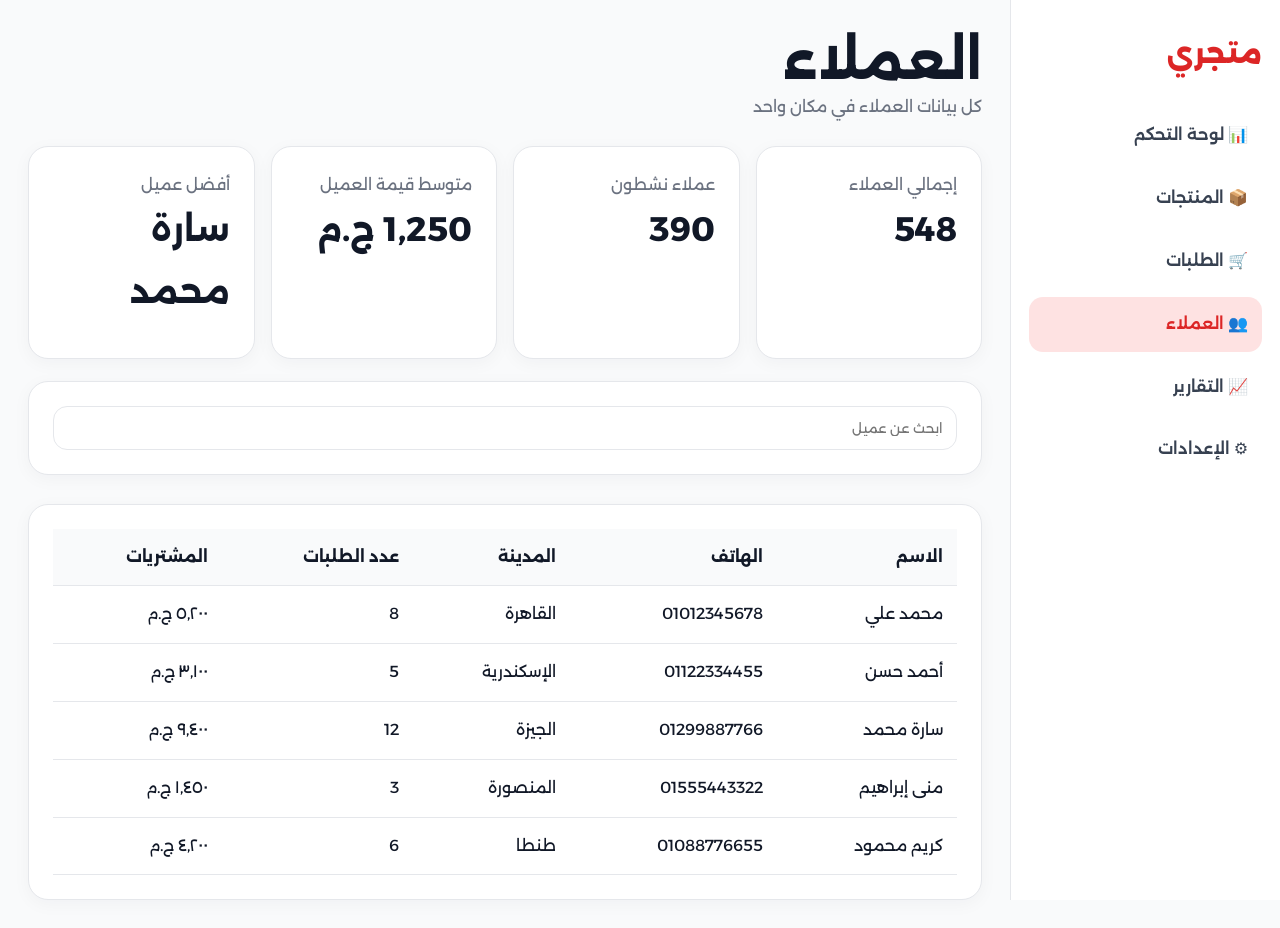
<file: customers.html>
<!doctype html><html lang="ar" dir="rtl"><head><meta charset="utf-8"><meta name="viewport" content="width=device-width,initial-scale=1"><title>العملاء | متجري</title><link rel="stylesheet" href="main.css"></head><body><div class="dash"><aside class="sidebar"><div class="side-logo">متجري</div><nav class="side-menu"><a href="dashboard.html">📊 لوحة التحكم</a><a href="products.html">📦 المنتجات</a><a href="orders.html">🛒 الطلبات</a><a class="active" href="customers.html">👥 العملاء</a><a href="analytics.html">📈 التقارير</a><a href="settings.html">⚙️ الإعدادات</a></nav></aside><main class="main"><div class="topbar"><div><h1>العملاء</h1><p>كل بيانات العملاء في مكان واحد</p></div></div><section class="kpi"><div class="card"><p>إجمالي العملاء</p><h2>548</h2></div><div class="card"><p>عملاء نشطون</p><h2>390</h2></div><div class="card"><p>متوسط قيمة العميل</p><h2>1,250 ج.م</h2></div><div class="card"><p>أفضل عميل</p><h2>سارة محمد</h2></div></section><div class="card"><input id="q" class="input" placeholder="ابحث عن عميل"></div><br><div class="card table-wrap"><table><thead><tr><th>الاسم</th><th>الهاتف</th><th>المدينة</th><th>عدد الطلبات</th><th>المشتريات</th></tr></thead><tbody id="body"></tbody></table></div></main></div><script>const cs=[['محمد علي','01012345678','القاهرة',8,5200],['أحمد حسن','01122334455','الإسكندرية',5,3100],['سارة محمد','01299887766','الجيزة',12,9400],['منى إبراهيم','01555443322','المنصورة',3,1450],['كريم محمود','01088776655','طنطا',6,4200]];function render(){let s=q.value||'';body.innerHTML=cs.filter(c=>c.join(' ').includes(s)).map(c=>`<tr><td>${c[0]}</td><td>${c[1]}</td><td>${c[2]}</td><td>${c[3]}</td><td>${c[4].toLocaleString('ar-EG')} ج.م</td></tr>`).join('')}q.oninput=render;render();</script></body></html>
</file>
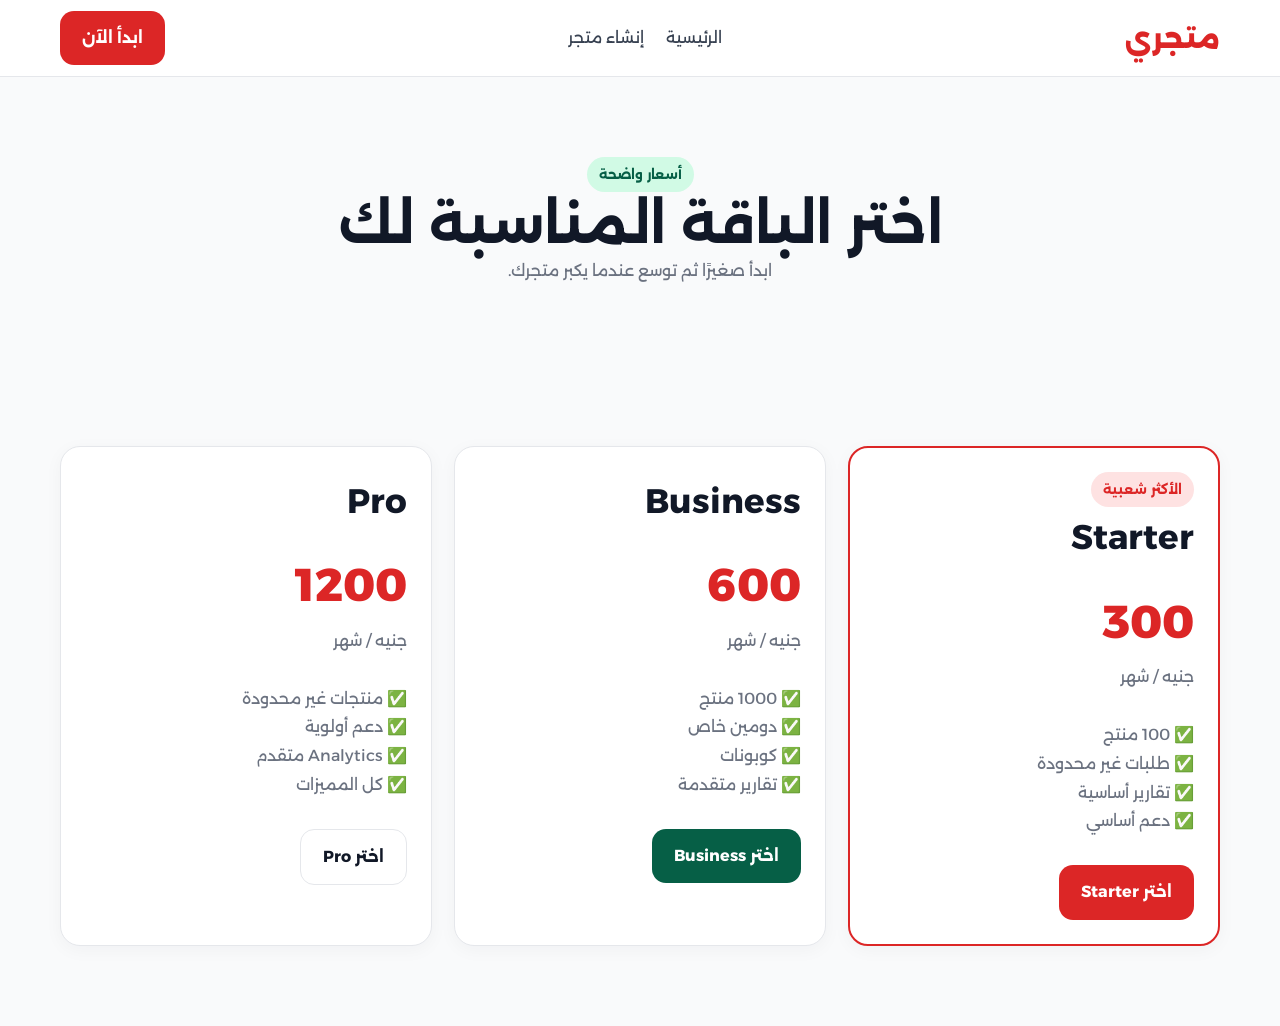
<file: pricing.html>
<!doctype html><html lang="ar" dir="rtl"><head><meta charset="utf-8"><meta name="viewport" content="width=device-width,initial-scale=1"><title>الأسعار | متجري</title><link rel="stylesheet" href="main.css"></head><body><header class="nav"><div class="container nav-inner"><a class="brand" href="index.html">متجري</a><nav class="links"><a href="index.html">الرئيسية</a><a href="create-store.html">إنشاء متجر</a></nav><a class="btn btn-primary" href="create-store.html">ابدأ الآن</a></div></header><section class="section center"><div class="container"><span class="badge badge-green">أسعار واضحة</span><h1>اختر الباقة المناسبة لك</h1><p>ابدأ صغيرًا ثم توسع عندما يكبر متجرك.</p></div></section><section class="section"><div class="container grid grid-3"><div class="card popular"><span class="badge badge-red">الأكثر شعبية</span><h2>Starter</h2><div class="price">300</div><p>جنيه / شهر</p><br><p>✅ 100 منتج<br>✅ طلبات غير محدودة<br>✅ تقارير أساسية<br>✅ دعم أساسي</p><br><a class="btn btn-primary" href="create-store.html">اختر Starter</a></div><div class="card"><h2>Business</h2><div class="price">600</div><p>جنيه / شهر</p><br><p>✅ 1000 منتج<br>✅ دومين خاص<br>✅ كوبونات<br>✅ تقارير متقدمة</p><br><a class="btn btn-secondary" href="create-store.html">اختر Business</a></div><div class="card"><h2>Pro</h2><div class="price">1200</div><p>جنيه / شهر</p><br><p>✅ منتجات غير محدودة<br>✅ دعم أولوية<br>✅ Analytics متقدم<br>✅ كل المميزات</p><br><a class="btn btn-outline" href="create-store.html">اختر Pro</a></div></div></section></body></html>
</file>
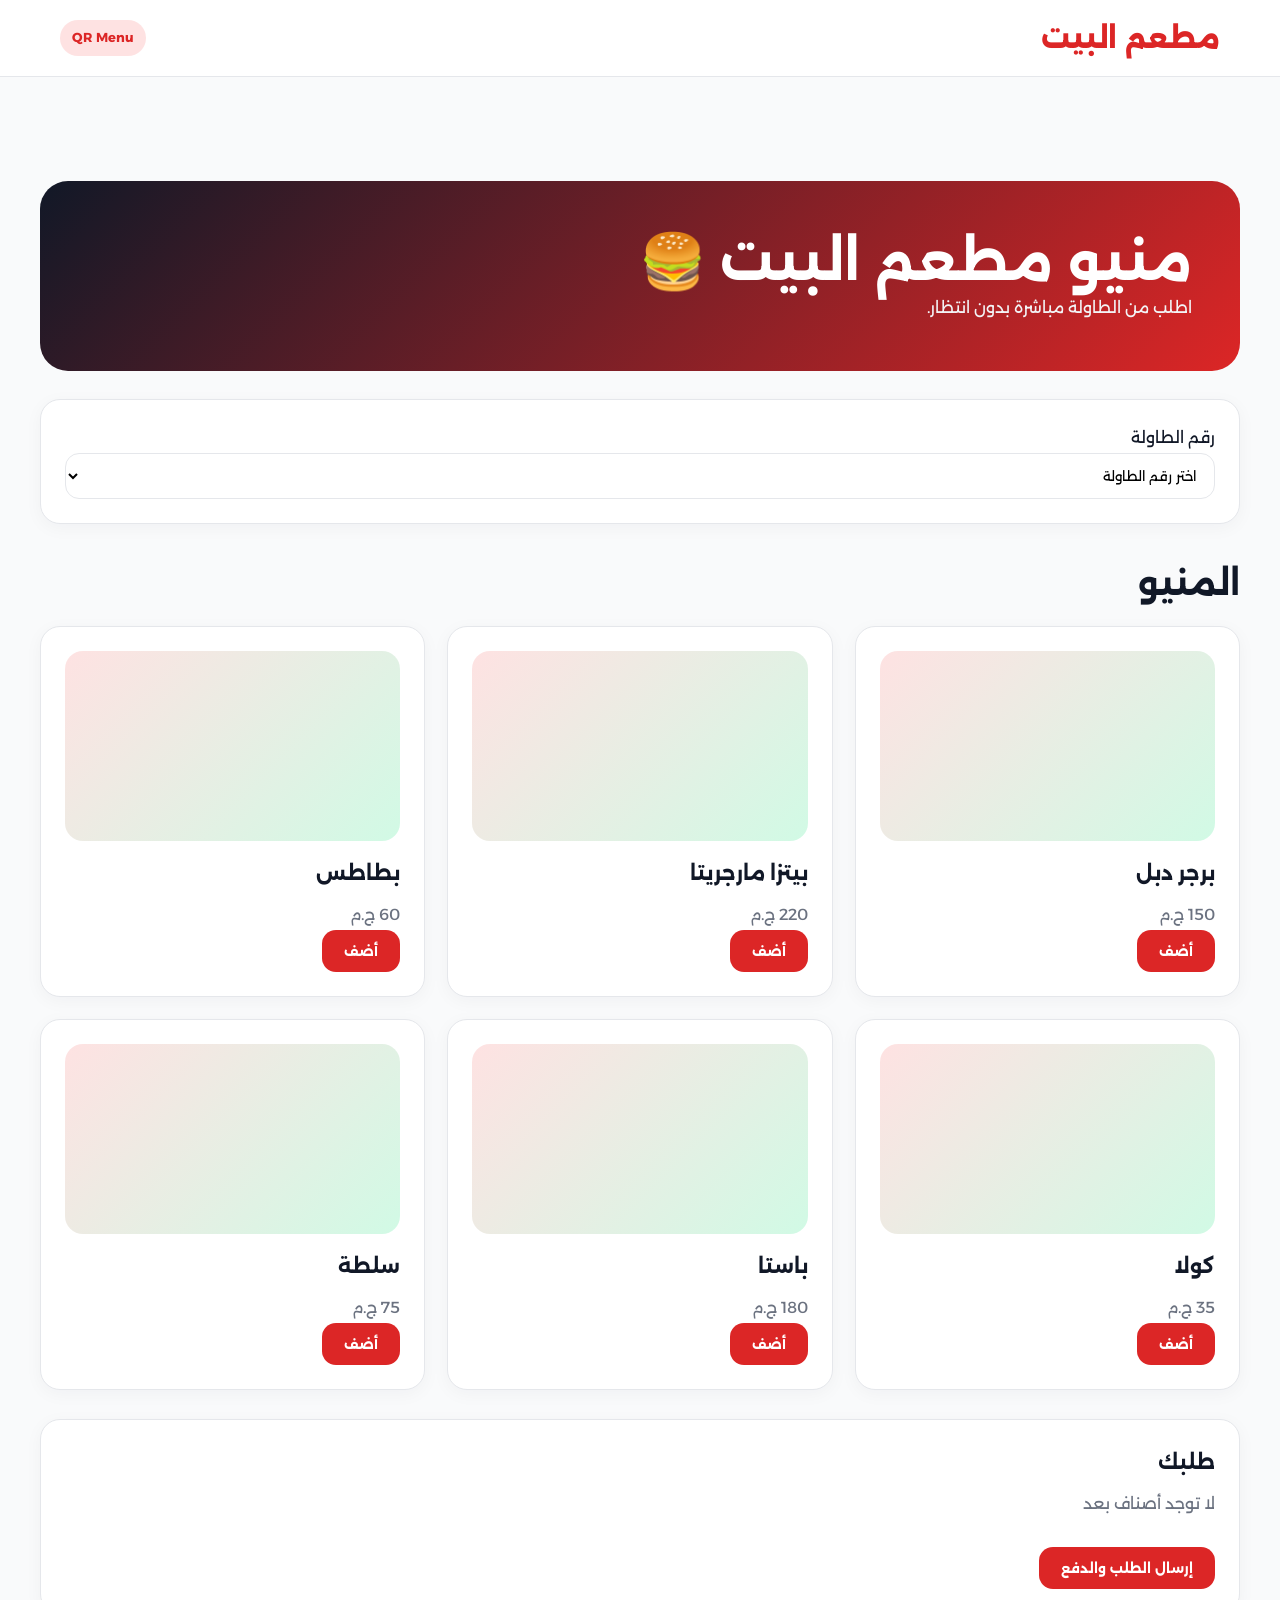
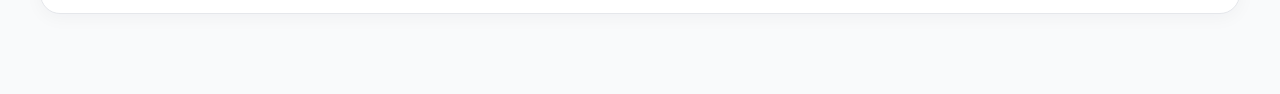
<file: restaurant.html>
<!doctype html><html lang="ar" dir="rtl"><head><meta charset="utf-8"><meta name="viewport" content="width=device-width,initial-scale=1"><title>QR Menu | متجري</title><link rel="stylesheet" href="main.css"></head><body><header class="store-head"><div class="container store-nav"><a class="brand" href="restaurant.html">مطعم البيت</a><span class="badge badge-red">QR Menu</span></div></header><main class="container section"><section class="store-hero"><h1>منيو مطعم البيت 🍔</h1><p>اطلب من الطاولة مباشرة بدون انتظار.</p></section><br><div class="card"><label>رقم الطاولة</label><select id="table"><option>اختر رقم الطاولة</option><option>1</option><option>2</option><option>3</option><option>4</option><option>5</option></select></div><br><h2>المنيو</h2><div class="grid grid-3" id="menu"></div><br><div class="card"><h3>طلبك</h3><p id="order">لا توجد أصناف بعد</p><br><button class="btn btn-primary" onclick="alert('تم إرسال الطلب للمطبخ')">إرسال الطلب والدفع</button></div></main><script>const items=[['برجر دبل',150],['بيتزا مارجريتا',220],['بطاطس',60],['كولا',35],['باستا',180],['سلطة',75]];let order=[];menu.innerHTML=items.map((x,i)=>`<div class='card'><div class='fake-img'></div><h3>${x[0]}</h3><p>${x[1]} ج.م</p><button class='btn btn-primary' onclick='add(${i})'>أضف</button></div>`).join('');function add(i){order.push(items[i]);document.getElementById('order').innerHTML=order.map(x=>x[0]+' - '+x[1]+' ج.م').join('<br>')}</script></body></html>
</file>
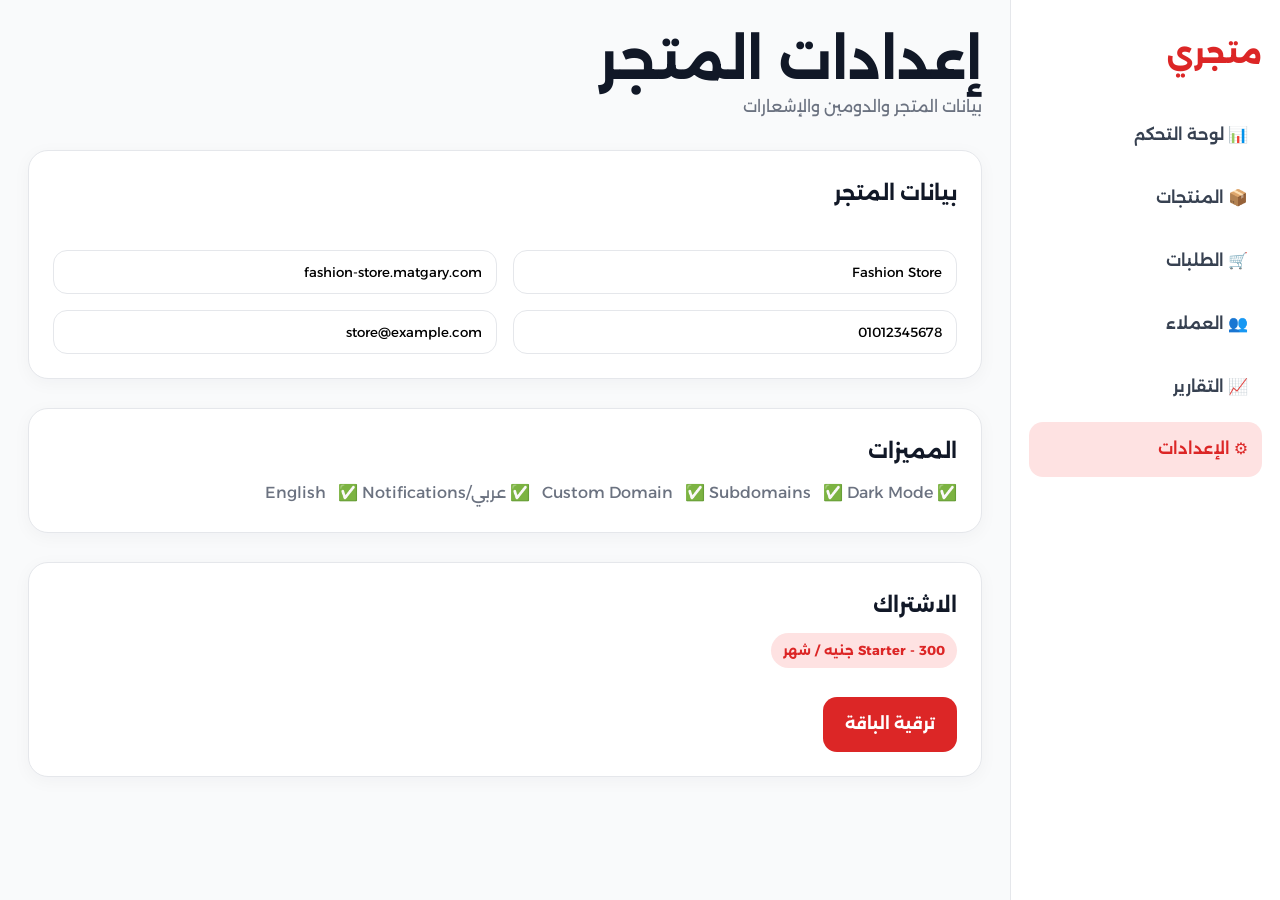
<file: settings.html>
<!doctype html><html lang="ar" dir="rtl"><head><meta charset="utf-8"><meta name="viewport" content="width=device-width,initial-scale=1"><title>الإعدادات | متجري</title><link rel="stylesheet" href="main.css"></head><body><div class="dash"><aside class="sidebar"><div class="side-logo">متجري</div><nav class="side-menu"><a href="dashboard.html">📊 لوحة التحكم</a><a href="products.html">📦 المنتجات</a><a href="orders.html">🛒 الطلبات</a><a href="customers.html">👥 العملاء</a><a href="analytics.html">📈 التقارير</a><a class="active" href="settings.html">⚙️ الإعدادات</a></nav></aside><main class="main"><h1>إعدادات المتجر</h1><p>بيانات المتجر والدومين والإشعارات</p><br><div class="card"><h3>بيانات المتجر</h3><br><div class="form-row"><input class="input" id="name" value="Fashion Store"><input class="input" id="domain" value="fashion-store.matgary.com"><input class="input" value="01012345678"><input class="input" value="store@example.com"></div></div><br><div class="card"><h3>المميزات</h3><p>✅ Custom Domain &nbsp; ✅ Subdomains &nbsp; ✅ Dark Mode &nbsp; ✅ عربي/English &nbsp; ✅ Notifications</p></div><br><div class="card"><h3>الاشتراك</h3><p><span class="badge badge-red">Starter - 300 جنيه / شهر</span></p><br><a class="btn btn-primary" href="pricing.html">ترقية الباقة</a></div></main></div></body></html>
</file>
<file: main.css>
@import url('https://fonts.googleapis.com/css2?family=Alexandria:wght@300;400;500;600;700;800&display=swap');
:root{--primary:#DC2626;--primary-dark:#B91C1C;--secondary:#065F46;--blue:#1D4ED8;--dark:#111827;--muted:#6B7280;--line:#E5E7EB;--bg:#F9FAFB;--white:#fff;--shadow:0 18px 45px rgba(17,24,39,.08);--radius:20px}*{box-sizing:border-box;margin:0;padding:0}html{scroll-behavior:smooth}body{direction:rtl;font-family:Alexandria,system-ui,sans-serif;background:var(--bg);color:var(--dark);line-height:1.8}a{text-decoration:none;color:inherit}img{max-width:100%;display:block}button,input,select,textarea{font-family:inherit}.container{max-width:1200px;margin:auto;padding:0 20px}.section{padding:80px 0}.nav{position:sticky;top:0;z-index:50;background:rgba(255,255,255,.92);backdrop-filter:blur(12px);border-bottom:1px solid var(--line)}.nav-inner{height:76px;display:flex;align-items:center;justify-content:space-between}.brand{font-size:28px;font-weight:800;color:var(--primary)}.links{display:flex;gap:22px;color:#374151}.btn{display:inline-flex;align-items:center;justify-content:center;gap:8px;border:0;border-radius:14px;padding:13px 22px;font-weight:700;cursor:pointer;transition:.25s}.btn-primary{background:var(--primary);color:#fff}.btn-primary:hover{background:var(--primary-dark);transform:translateY(-2px)}.btn-secondary{background:var(--secondary);color:#fff}.btn-outline{background:#fff;border:1px solid var(--line);color:var(--dark)}.badge{display:inline-flex;border-radius:99px;padding:6px 12px;font-size:13px;font-weight:700}.badge-red{background:#FEE2E2;color:var(--primary)}.badge-green{background:#D1FAE5;color:var(--secondary)}.card{background:#fff;border:1px solid var(--line);border-radius:var(--radius);padding:24px;box-shadow:0 4px 18px rgba(17,24,39,.04)}.grid{display:grid;gap:22px}.grid-2{grid-template-columns:repeat(2,1fr)}.grid-3{grid-template-columns:repeat(3,1fr)}.grid-4{grid-template-columns:repeat(4,1fr)}h1{font-size:54px;line-height:1.2}h2{font-size:34px;margin-bottom:12px}h3{font-size:20px;margin-bottom:10px}p{color:var(--muted)}.center{text-align:center}.hero{background:radial-gradient(circle at 80% 10%,rgba(220,38,38,.16),transparent 30%),radial-gradient(circle at 15% 80%,rgba(6,95,70,.14),transparent 30%),#fff}.hero-grid{display:grid;grid-template-columns:1.05fr .95fr;align-items:center;gap:44px}.hero p{font-size:18px;margin:20px 0 28px}.mock-phone{background:#111827;border-radius:36px;padding:18px;box-shadow:var(--shadow);max-width:390px;margin:auto}.phone-screen{background:#fff;border-radius:24px;padding:18px}.banner{height:120px;border-radius:18px;background:linear-gradient(135deg,var(--primary),var(--secondary));margin-bottom:16px}.product-mini{height:90px;border-radius:16px;background:#F3F4F6}.comparison{background:#fff}.price{font-size:46px;color:var(--primary);font-weight:800}.popular{border:2px solid var(--primary);position:relative}.faq .card{margin-bottom:14px}.footer{background:#111827;color:#fff;padding:45px 0}.footer p{color:#D1D5DB}.dash{display:flex;min-height:100vh}.sidebar{width:270px;background:#fff;border-left:1px solid var(--line);padding:28px 18px;position:sticky;top:0;height:100vh}.side-logo{font-size:28px;color:var(--primary);font-weight:800;margin-bottom:30px}.side-menu{display:flex;flex-direction:column;gap:8px}.side-menu a{padding:13px 14px;border-radius:14px;color:#374151;font-weight:600}.side-menu a.active,.side-menu a:hover{background:#FEE2E2;color:var(--primary)}.main{flex:1;padding:28px}.topbar{display:flex;justify-content:space-between;align-items:center;margin-bottom:24px}.kpi{display:grid;grid-template-columns:repeat(4,1fr);gap:16px;margin-bottom:22px}.kpi .card small{color:var(--secondary);font-weight:700}.table-wrap{overflow:auto}table{width:100%;border-collapse:collapse}th,td{padding:14px;border-bottom:1px solid var(--line);text-align:right}th{background:#F9FAFB}.form-row{display:grid;grid-template-columns:repeat(2,1fr);gap:16px}.input,select,textarea{width:100%;padding:13px 14px;border:1px solid var(--line);border-radius:14px;background:#fff;outline:none}.input:focus,select:focus,textarea:focus{border-color:var(--primary)}.status{border-radius:99px;padding:5px 10px;font-size:12px;font-weight:800}.status-new{background:#FEE2E2;color:var(--primary)}.status-ok{background:#D1FAE5;color:var(--secondary)}.status-blue{background:#DBEAFE;color:var(--blue)}.status-dark{background:#E5E7EB;color:#374151}.store-head{background:#fff;border-bottom:1px solid var(--line)}.store-nav{height:76px;display:flex;justify-content:space-between;align-items:center}.store-hero{background:linear-gradient(135deg,#111827,#DC2626);color:#fff;border-radius:28px;padding:48px;margin-top:24px}.store-hero p{color:#F3F4F6}.product-card img,.fake-img{height:190px;background:linear-gradient(135deg,#FEE2E2,#D1FAE5);border-radius:18px;margin-bottom:14px}.cart-count{background:var(--primary);color:white;border-radius:99px;padding:2px 8px}.wizard-card{max-width:900px;margin:auto}.steps{display:flex;justify-content:space-between;margin-bottom:20px}.step{width:40px;height:40px;border-radius:50%;display:grid;place-items:center;background:#E5E7EB;font-weight:800}.step.active{background:var(--primary);color:white}.hidden{display:none!important}.templates{grid-template-columns:repeat(4,1fr)}.template-preview{height:120px;border-radius:16px;background:linear-gradient(135deg,#FEE2E2,#DBEAFE);margin-bottom:12px}.theme-dot{width:30px;height:30px;border-radius:50%;display:inline-block}.selected{outline:3px solid var(--primary)}@media(max-width:980px){h1{font-size:38px}.hero-grid,.grid-2,.grid-3,.grid-4,.kpi,.templates{grid-template-columns:1fr}.links{display:none}.dash{flex-direction:column}.sidebar{width:100%;height:auto;position:relative}.side-menu{flex-direction:row;overflow:auto}.main{padding:18px}.topbar{flex-direction:column;align-items:flex-start;gap:12px}.form-row{grid-template-columns:1fr}}
</file>
